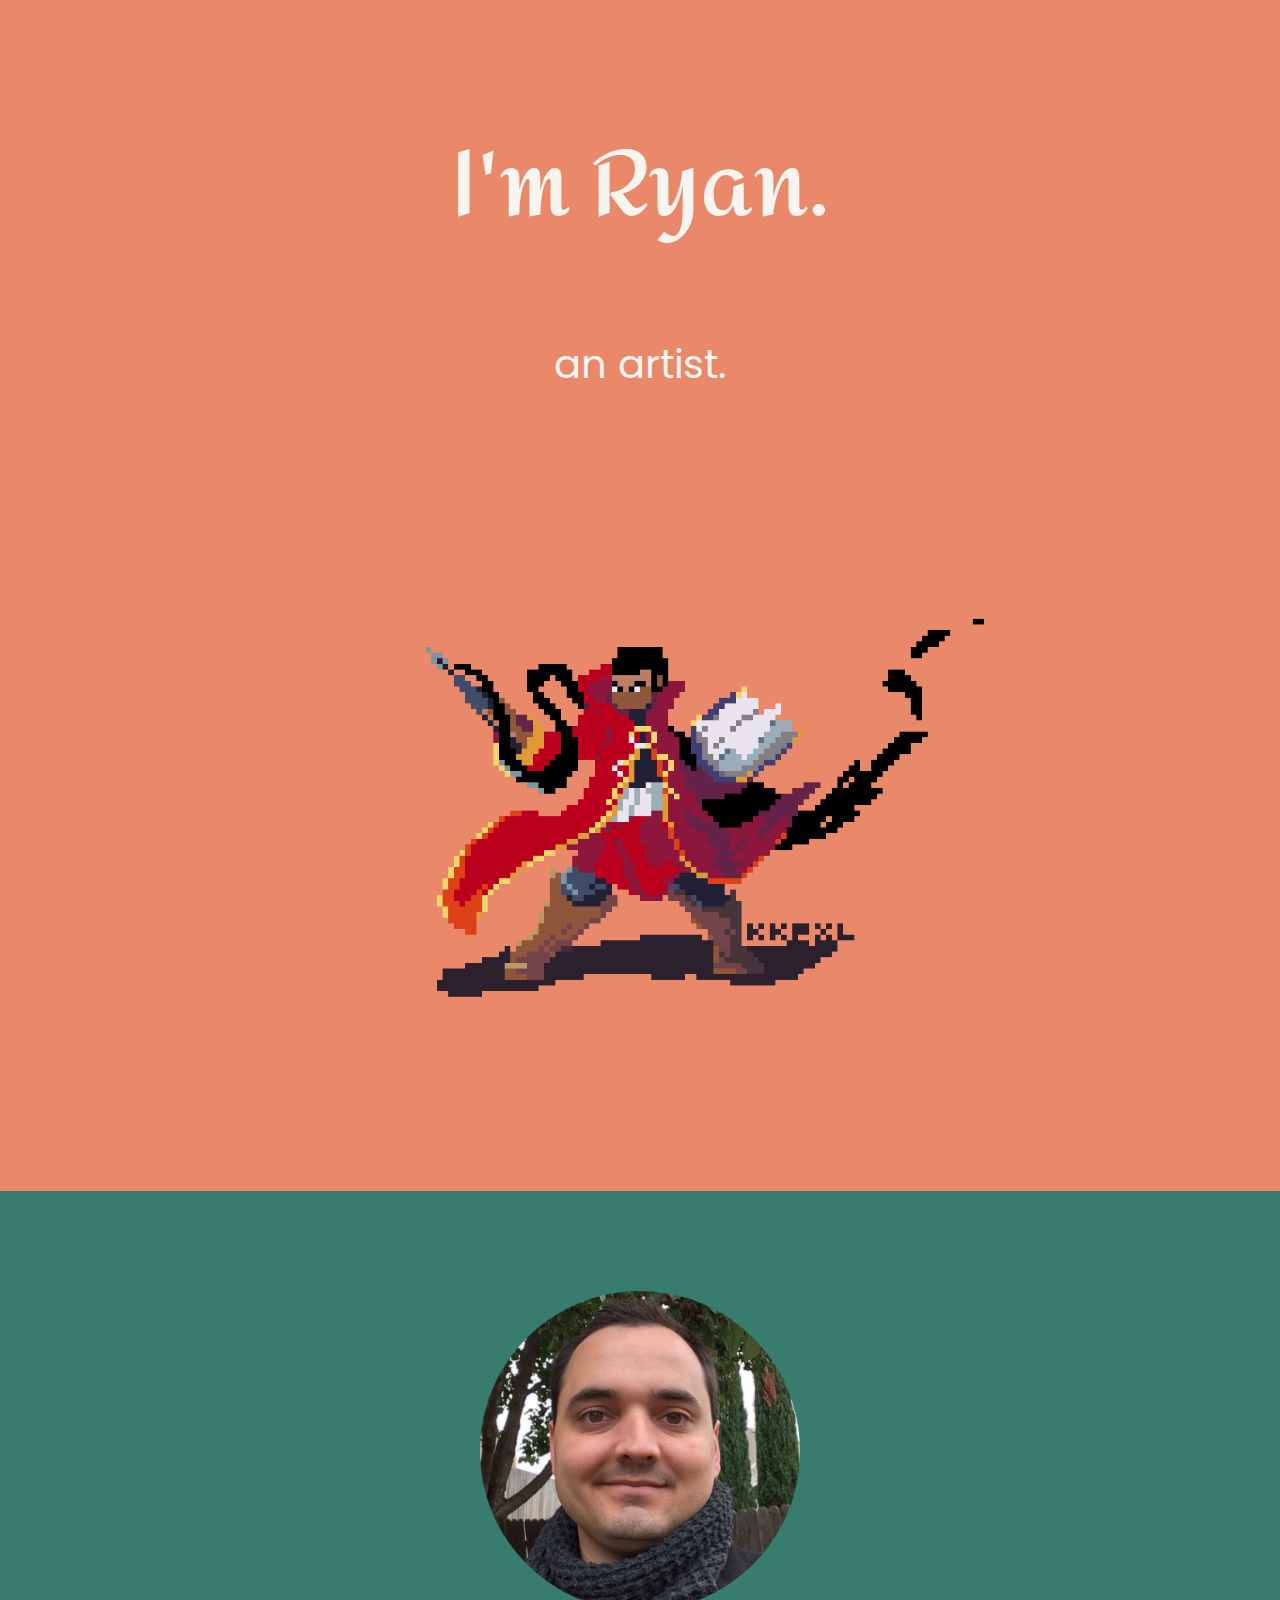
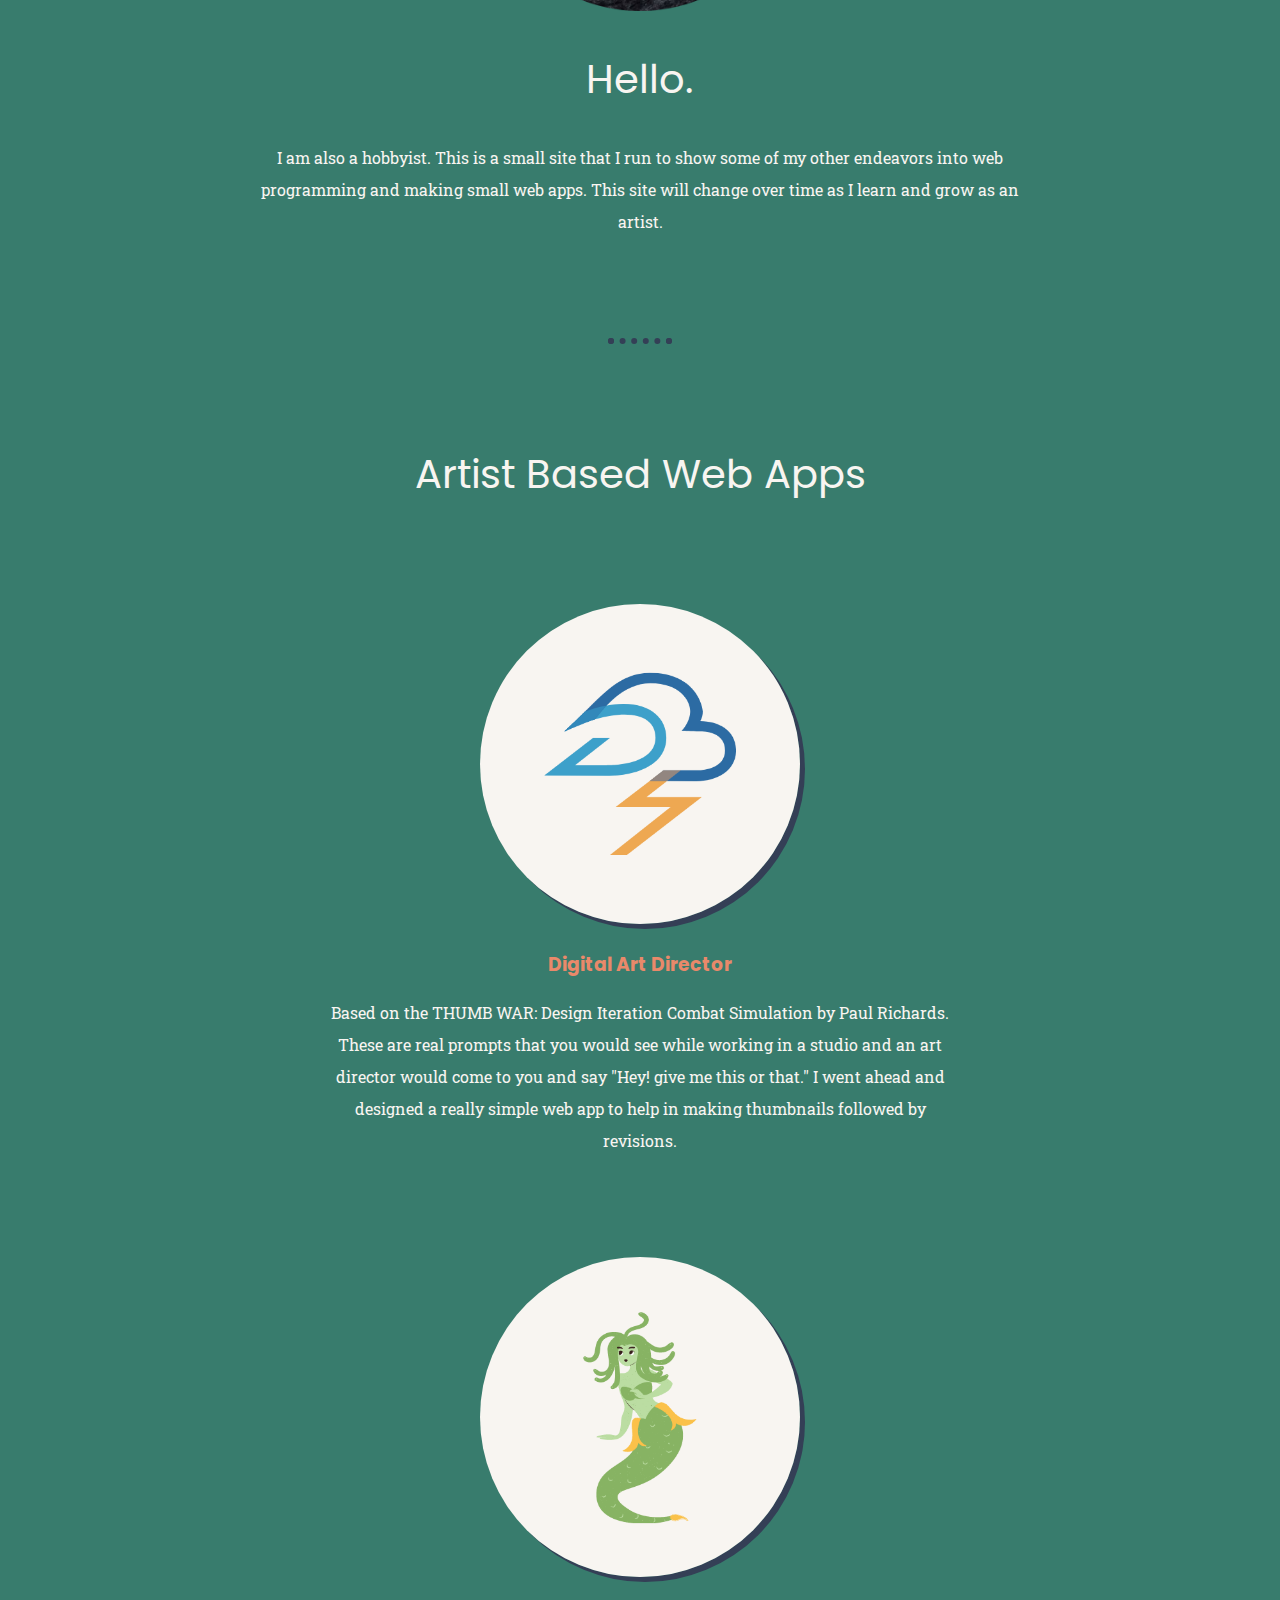
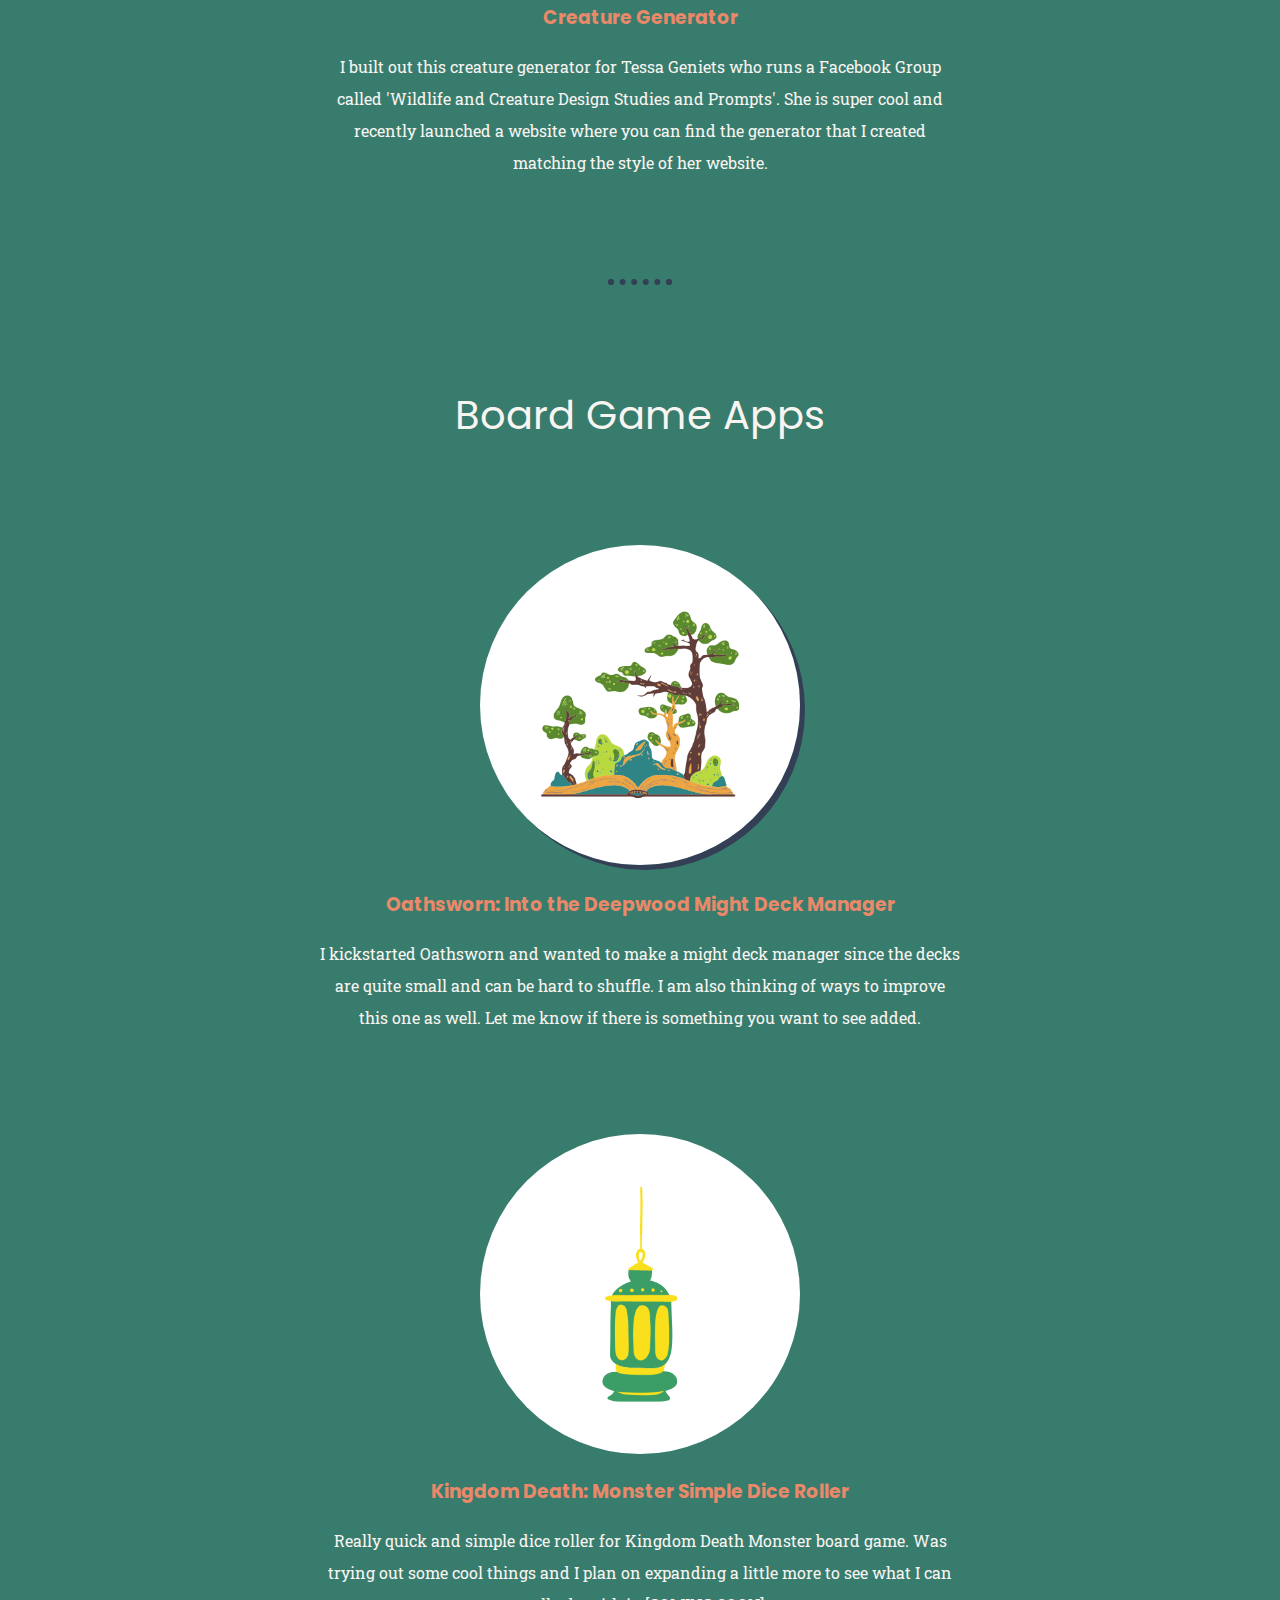
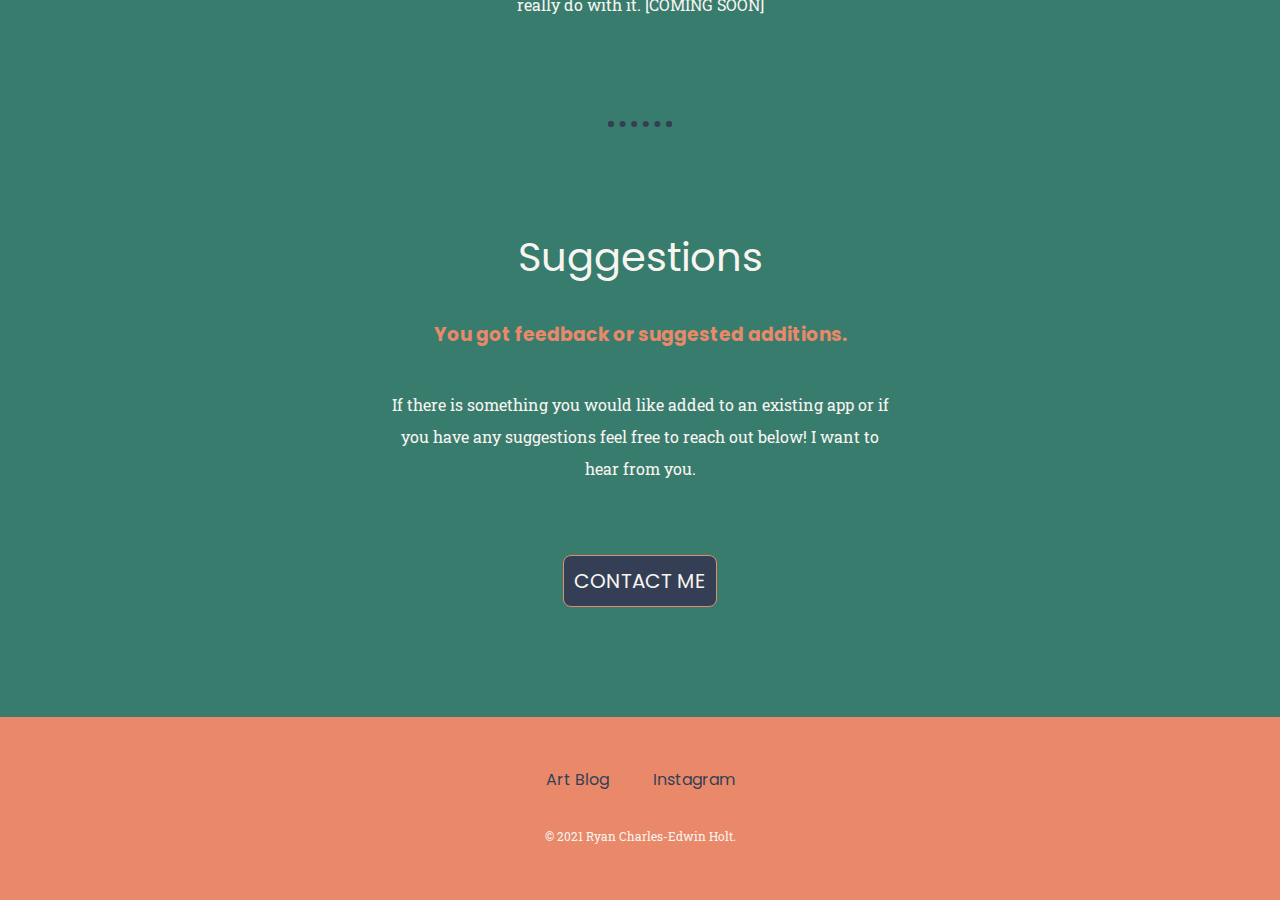
<file: index.html>
<!DOCTYPE html>
<html lang="en" dir="ltr">

<head>
  <meta charset="utf-8">
  <link rel="stylesheet" href="css/styles.css">
  <meta name="viewport" content="width=device-width">
  <link rel="icon" href="favicon.ico">
  <link rel="preconnect" href="https://fonts.gstatic.com"> 
  <link href="https://fonts.googleapis.com/css2?family=Amita&family=Poppins&family=Roboto+Slab&display=swap" rel="stylesheet">
  <title>Artist Portal</title>
</head>

<body>
  <div class="top-container">
    <h1>I'm Ryan.</h1>
    <h2>an artist.</h2>
    <img class="pixel" src="images/pixelryan.png" alt="pixel Ryan" width="400px" height="400px">
  </div>
  
  <div class="middle-container">
    <div class="profile">
      <img class="intro-picture" src="images/ryan.png" alt="picture of Ryan">
      <h2>Hello.</h2>
      <p class="intro">I am also a hobbyist. This is a small site that I run to show some of my other endeavors into web programming and making small web apps. This site will change over time as I learn and grow as an artist.</p>
    </div>
    <hr>
    
    <div class="artist-apps">
      <h2>Artist Based Web Apps</h2>
      <div class="skill-row">
        <a href="art_director.html">
        <img class="director-img" src="images/art_director.png" alt="image of the art director web app">
        </a>
        <h3>Digital Art Director</h3>
        <p>Based on the THUMB WAR: Design Iteration Combat Simulation by Paul Richards. These are real prompts that you would see while working in a studio and an art director would come to you and say "Hey! give me this or that." I went ahead and designed a really simple web app to help in making thumbnails followed by revisions.</p>
      </div>
      <div class="skill-row">
        <a href="https://www.lifetolegend.com/creature-prompt-generator/">
        <img class="creature-img" src="images/creature-design.png" alt="image of creature generator">
        </a>
        <h3>Creature Generator</h3>
        <p>I built out this creature generator for Tessa Geniets who runs a Facebook Group called 'Wildlife and Creature Design Studies and Prompts'. She is super cool and recently launched a website where you can find the generator that I created matching the style of her website.</p>
      </div>
    </div>
    <hr>
    
    <div class="board-games">
      <h2>Board Game Apps</h2>
      <div class="skill-row">
        <a href="oathsworn.html">
        <img class="oathsworn-img" src="images/oath-img.png" alt="image of the oathsworn might deck">
        </a>
        <h3>Oathsworn: Into the Deepwood Might Deck Manager</h3>
        <p>I kickstarted Oathsworn and wanted to make a might deck manager since the decks are quite small and can be hard to shuffle. I am also thinking of ways to improve this one as well. Let me know if there is something you want to see added.</p>
      </div>
      <div class="skill-row">
        <img class="lantern-img" src="images/lantern_img.png" alt="image of the kingdom death monster app">
        <h3>Kingdom Death: Monster Simple Dice Roller</h3>
        <p>Really quick and simple dice roller for Kingdom Death Monster board game. Was trying out some cool things and I plan on expanding a little more to see what I can really do with it. [COMING SOON]</p>
      </div>
    </div>
    <hr>
    
    <div class="Suggestions">
      <h2>Suggestions</h2>
      <h3>You got feedback or suggested additions.</h3>
        <p class="contact-message">If there is something you would like added to an existing app or if you have any suggestions feel free to reach out below! I want to hear from you.</p>
        <a class="btn" href="https://forms.gle/7JCUopHXbv35h4ZEA">CONTACT ME</a>
    </div>
  </div>
  
  
  <div class="bottom-container">
    
    <a class="footer-link" href="https://www.artstation.com/mileagematters/blog">Art Blog</a>
    <a class="footer-link" href="https://www.instagram.com/mileagematters/">Instagram</a>
    <p class="copyright">© 2021 Ryan Charles-Edwin Holt.</p>
  </div>

</body>

</html>
</file>
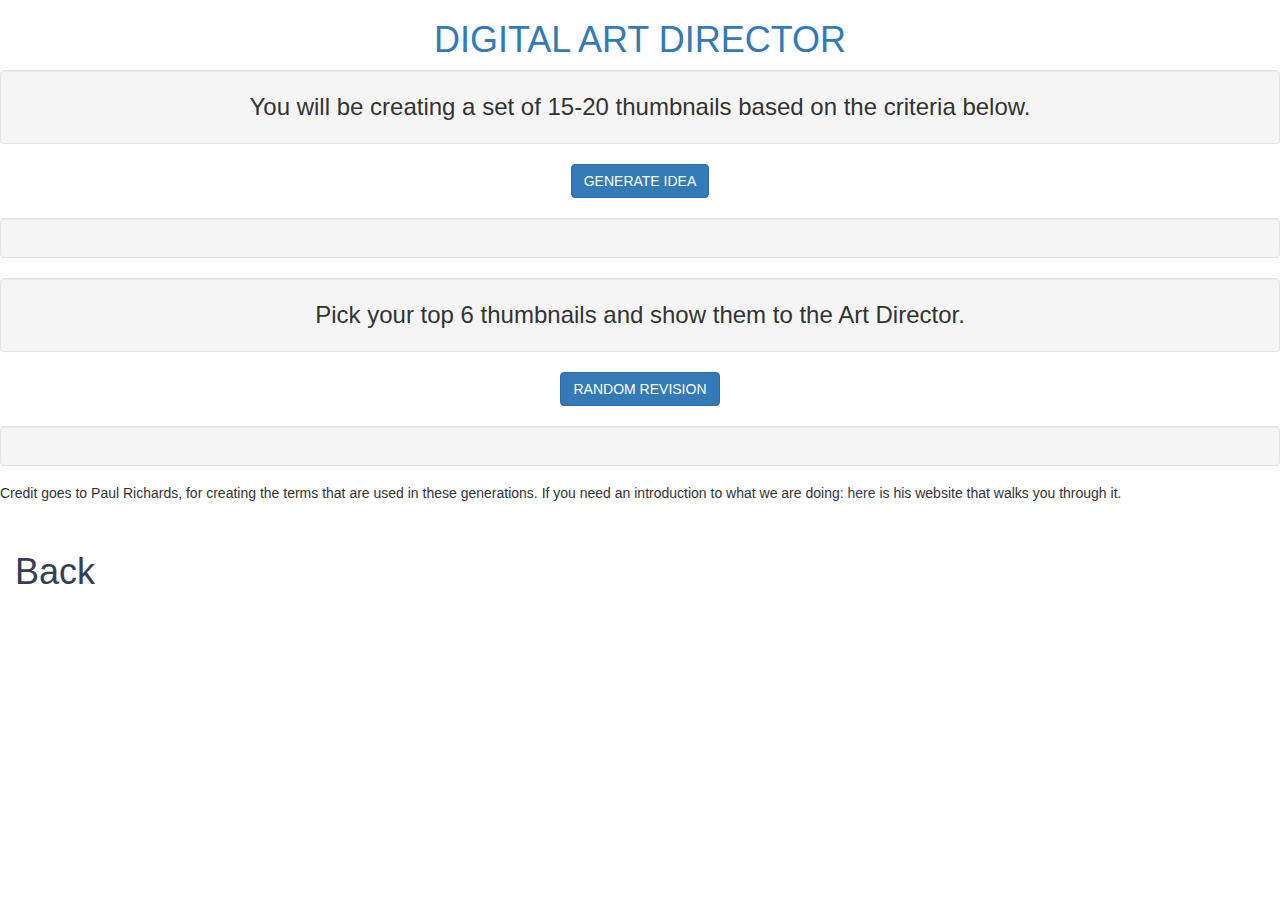
<file: art_director.html>
<!DOCTYPE html>
<html>
  <head>
    <meta charset="utf-8">
    <meta name="viewport" content="width=device-width">
    <title>Digital Art Director</title>
    <!-- Bootstrap imported -->
    <link rel="stylesheet" href="https://maxcdn.bootstrapcdn.com/bootstrap/3.3.7/css/bootstrap.min.css" integrity="sha384-BVYiiSIFeK1dGmJRAkycuHAHRg32OmUcww7on3RYdg4Va+PmSTsz/K68vbdEjh4u" crossorigin="anonymous"/>
    <link rel="stylesheet" href="css/director.css" media="screen" />
  </head>

<div class="container-fluid">
  <body>
    <script src="script.js"></script>
    <h1 class="text-primary text-center"> DIGITAL ART DIRECTOR </h1>
    <div class="row">
      <div class="well" id="well-one">
        <p class="text-center">You will be creating a set of 15-20 thumbnails based on the criteria below.</p>
      </div>

        <button class="btn btn-primary center-block" id="button-idea" onclick="idea()"> GENERATE IDEA </button>
        <br>

      <div class="well" id="well-three">
        <p class="text-center" id="idea"></p>
      </div>

      <div class="well" id="well-three">
        <p class="text-center"> Pick your top 6 thumbnails and show them to the Art Director. </p>
      </div>

      <button class="btn btn-primary center-block" id="button-revision" onclick="revision()"> RANDOM REVISION </button>
      </br>

      <div class="well" id="well-three">
        <p class="text-center" id="revision"></p>
      </div>

      <h5>Credit goes to Paul Richards, for creating the terms that are used in these generations. If you need an introduction to what we are doing: <a href="https://www.autodestruct.com/thumbwar.htm" target="_blank">here</a> is his website that walks you through it.</h5>
      </br>

    </div>
    
  <h1><a href="index.html">Back</a></h1>
  </body>

</div>
</html>
</file>
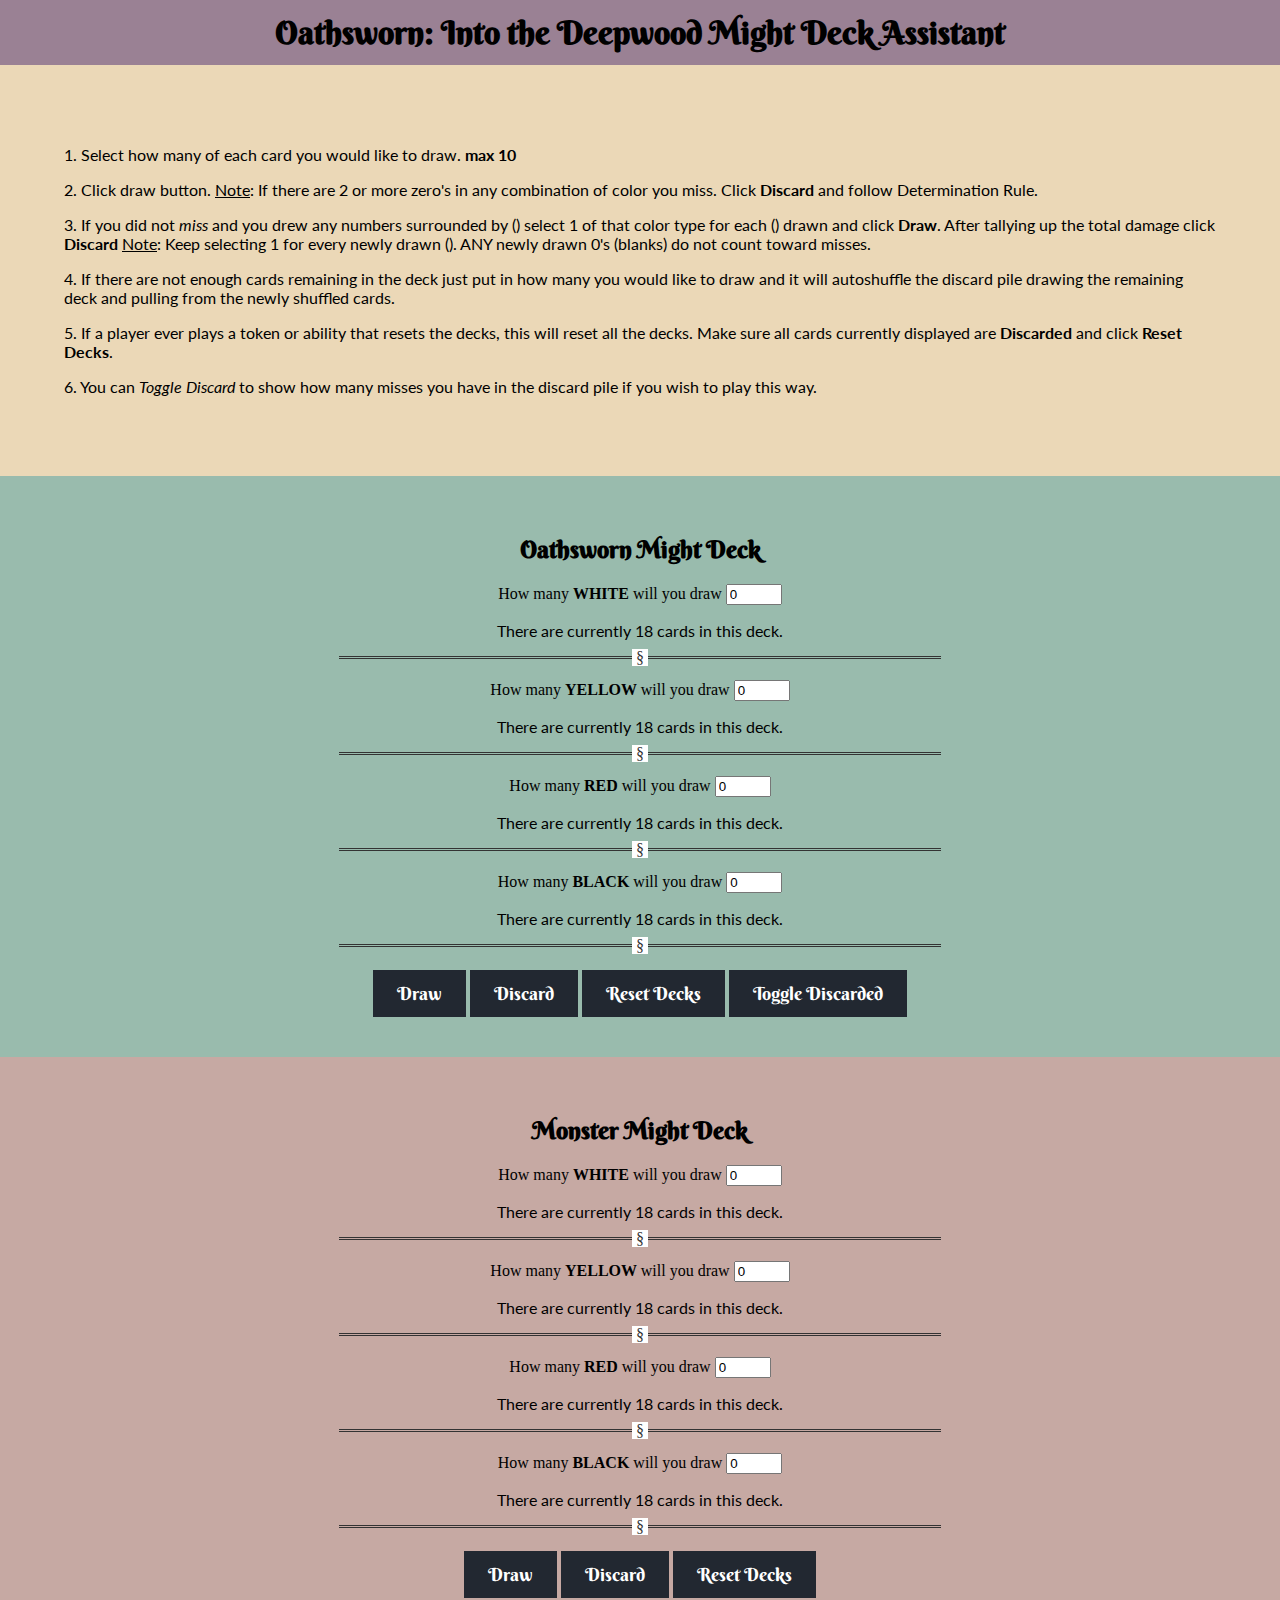
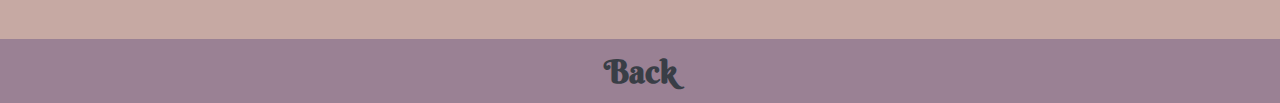
<file: oathsworn.html>
<!DOCTYPE html>
<html>
  <head>
    <meta charset="utf-8">
    <meta name="viewport" content="width=device-width">
    <title>Oathsworn Might Deck Assistant</title>
    <link rel="preconnect" href="https://fonts.gstatic.com">
    <link href="https://fonts.googleapis.com/css2?family=Berkshire+Swash&family=Lato&display=swap" rel="stylesheet">
    <style>
      footer {
        margin: 0;
      }

      body {
        margin: 0;
      }

      .button {
        background-color: #222831;
        border: none;
        color: white;
        padding: 12px 24px;
        text-align: center;
        font-size: 18px;
        cursor: pointer;
        font-family: 'Berkshire Swash', cursive;
        margin: 2px 0px;
      }

      .btn-group .button:not(:last-child) {
        border-right: none; /* Prevent double borders */
      }

      .btn-group .button:hover {
        background-color: #393e46;
      }

      hr {
        border: none;
        border-top: 3px double #333;
        color: #333;
        overflow: visible;
        text-align: center;
        height: 5px;
        width: 50%;
      }

      hr:after {
        background-color: white;
        content: '§';
        padding: 0 4px;
        position: relative;
        top: -10px;
      }

      .player {
        background-color: #99bbad;
        text-align: center;
        padding: 3%;
      }

      .intro {
        background-color: #ebd8b7;
        padding: 5%;
        font-family: 'Lato', sans-serif;
      }

      .monster {
        background-color: #c6a9a3;
        text-align: center;
        padding: 3%;
      }

      .print {
        font-weight: bold;
        background-color: #9a8194;
      }

      h1 {
        font-family: 'Berkshire Swash', cursive;
        background-color: #9a8194;
        padding: 1%;
        margin: 0;
        text-align: center;
      }

      h2 {
        font-family: 'Berkshire Swash', cursive;
      }

      p {
        font-family: 'Lato', sans-serif;
      }

      .discard {
        background-color: #c64756;
      }

      a {
        color: #393e46;
        font-family: 'Berkshire Swash', cursive;
        text-decoration: none;
      }

      a:hover {
        color:#f8f5f1;
      }

    </style>
  </head>


  <body>
    <script src="player.js"></script>
    <script src="monster.js"></script>
    <script> //Validation starts here to be called any time some value is placed in field.
    function createValidator(element) {
    return function() {
        var min = parseInt(element.getAttribute("min")) || 0;
        var max = parseInt(element.getAttribute("max")) || 0;

        var value = parseInt(element.value) || min;
        element.value = value; // make sure we got an int

        if (value < min) element.value = min;
        if (value > max) element.value = max;
        }
      }
    </script>


    <h1>Oathsworn: Into the Deepwood Might Deck Assistant</h1>
    <div class="intro">
      <p>1. Select how many of each card you would like to draw. <strong>max 10</strong></p>
      <p>2. Click draw button. <u>Note</u>: If there are 2 or more zero's in any combination of color you miss. Click <strong>Discard</strong> and follow Determination Rule.</p>
      <p>3. If you did not <em>miss</em> and you drew any numbers surrounded by () select 1 of that color type for each () drawn and click <strong>Draw</strong>. After tallying up the total damage click <strong>Discard</strong> <u>Note</u>: Keep selecting 1 for every newly drawn (). ANY newly drawn 0's (blanks) do not count toward misses.</p>
      <p>4. If there are not enough cards remaining in the deck just put in how many you would like to draw and it will autoshuffle the discard pile drawing the remaining deck and pulling from the newly shuffled cards.</p>
      <p>5. If a player ever plays a token or ability that resets the decks, this will reset all the decks. Make sure all cards currently displayed are <strong>Discarded</strong> and click <strong>Reset Decks</strong>.
      <p>6. You can <em>Toggle Discard</em> to show how many misses you have in the discard pile if you wish to play this way.</p>

    </div>

   <div class="player">
    <h2>Oathsworn Might Deck</h2>

    <label>How many <strong> WHITE </strong> will you draw</label>
    <input type="number" min="0" max="10" id="white" value="0" class="num">
    <p id="white-deck">There are currently 18 cards in this deck.</p>
    <hr>
    <p id="draw-white" class="print"></p>
    <p id="print-discard-white" class="discard"></p>
    <!--Checks deck Input field to make sure it is between 1 and 10-->
    <script>
      var elm = document.body.querySelector("input[id=white]");
      elm.onkeyup = createValidator(elm);
      document.getElementById("print-discard-white").style.display="none";
    </script>

    <label>How many <strong> YELLOW </strong> will you draw</label>
    <input type="number" min="0" max="10" id="yellow" value="0" class="num">
    <p id="yellow-deck">There are currently 18 cards in this deck.</p>
    <hr>
    <p id="draw-yellow" class="print"></p>
    <p id="print-discard-yellow" class="discard"></p>
    <!--Checks deck Input field to make sure it is between 1 and 10-->
    <script>
      var elm = document.body.querySelector("input[id=yellow]");
      elm.onkeyup = createValidator(elm);
      document.getElementById("print-discard-yellow").style.display="none";
    </script>

    <label>How many <strong> RED </strong> will you draw</label>
    <input type="number" min="0" max="10" id="red" value="0" class="num">
    <p id="red-deck">There are currently 18 cards in this deck.</p>
    <hr>
    <p id="draw-red" class="print"></p>
    <p id="print-discard-red" class="discard"></p>
    <!--Checks deck Input field to make sure it is between 1 and 10-->
    <script>
      var elm = document.body.querySelector("input[id=red]");
      elm.onkeyup = createValidator(elm);
      document.getElementById("print-discard-red").style.display="none";
    </script>

    <label>How many <strong> BLACK </strong> will you draw</label>
    <input type="number" min="0" max="10" id="black" value="0" class="num">
    <p id="black-deck">There are currently 18 cards in this deck.</p>
    <hr>
    <p id="draw-black" class="print"></p>
    <p id="print-discard-black" class="discard"></p>
    <!--Checks deck Input field to make sure it is between 1 and 10-->
    <script>
      var elm = document.body.querySelector("input[id=black]");
      elm.onkeyup = createValidator(elm);
      document.getElementById("print-discard-black").style.display="none";
    </script>

  <div class ="btn-group">
    <button class="button" onclick="draw()">Draw</button>
    <button class="button" onclick="discard()">Discard</button>
    <button class="button" onclick="reset()">Reset Decks</button>
    <button class="button" onclick="showDiscard()">Toggle Discarded</button>
  </div>
  </div>

  <div class="monster">
    <h2>Monster Might Deck</h2>

    <label>How many <strong> WHITE </strong> will you draw</label>
    <input type="number" min="0" max="10" id="md-white" value="0" class="num">
    <p id="md-white-deck">There are currently 18 cards in this deck.</p>
    <hr>
    <p id="md-draw-white" class="print"></p>
    <!--Checks deck Input field to make sure it is between 1 and 10-->
    <script>
      var elm = document.body.querySelector("input[id=md-white]");
      elm.onkeyup = createValidator(elm);
    </script>

    <label>How many <strong> YELLOW </strong> will you draw</label>
    <input type="number" min="0" max="10" id="md-yellow" value="0" class="num">
    <p id="md-yellow-deck">There are currently 18 cards in this deck.</p>
    <hr>
    <p id="md-draw-yellow" class="print"></p>
    <!--Checks deck Input field to make sure it is between 1 and 10-->
    <script>
      var elm = document.body.querySelector("input[id=md-yellow]");
      elm.onkeyup = createValidator(elm);
    </script>

    <label>How many <strong> RED </strong> will you draw</label>
    <input type="number" min="0" max="10" id="md-red" value="0" class="num">
    <p id="md-red-deck">There are currently 18 cards in this deck.</p>
    <hr>
    <p id="md-draw-red" class="print"></p>
    <!--Checks deck Input field to make sure it is between 1 and 10-->
    <script>
      var elm = document.body.querySelector("input[id=md-red]");
      elm.onkeyup = createValidator(elm);
    </script>

    <label>How many <strong> BLACK </strong> will you draw</label>
    <input type="number" min="0" max="10" id="md-black" value="0" class="num">
    <p id="md-black-deck">There are currently 18 cards in this deck.</p>
    <hr>
    <p id="md-draw-black" class="print"></p>
    <!--Checks deck Input field to make sure it is between 1 and 10-->
    <script>
      var elm = document.body.querySelector("input[id=md-black]");
      elm.onkeyup = createValidator(elm);
    </script>

  <div class ="btn-group">
    <button class="button" onclick="mdraw()">Draw</button>
    <button class="button" onclick="mdiscard()">Discard</button>
    <button class="button" onclick="mreset()">Reset Decks</button>
  </div>
  </div>

<h1><a href="index.html">Back</a></h1>
  </body>

</html>
</file>
<file: css/styles.css>
body {
  background-color: #387c6d;
  margin: 0;
  text-align: center;
  font-family: 'Roboto Slab', serif;
  color: #f8f5f1;
}

h1 {
  font-family: 'Amita', cursive;
  font-size: 5.625rem;
  color: #f8f5f1;
}

h2 {
  font-family: 'Poppins', sans-serif;
  font-size: 2.5em; 
  color: #f8f5f1;
  font-weight: normal;
}

h3 {
  font-family: 'Poppins', sans-serif;
  color: #e9896a;
}

p {
  line-height: 2;
}

hr {
  border: dotted #343f56 6px;
  border-bottom: none;
  width: 4%;
  margin: 100px auto;
}

.intro {
  width: 60%;
  margin: auto;
}

.pixel {
  width: 60%;
  height: 60%;
}

.contact-message {
  width: 40%;
  margin: 40px auto 60px;
}

.top-container {
  background-color: #e9896a;
  padding: 3%;
}

a {
  color: #343f56;
  font-family: 'Poppins', sans-serif;
  margin: 10px 20px;
  text-decoration: none;
}

a:hover {
  color:#f8f5f1;
}

.middle-container {
  margin: 100px 0;
}

.bottom-container {
  background-color: #e9896a;
  padding: 50px 0 20px;
}

.skill-row {
  width: 50%;
  margin: 100px auto;
  
}

.director-img {
  width:  50%;
  border-radius: 50%;
  box-shadow: #343f56 5px 5px;
}

.director-img:hover {
  opacity: 75%;
}

.creature-img {
  width: 50%;
  border-radius: 50%;
  box-shadow: #343f56 5px 5px;
}

.creature-img:hover {
  opacity: 75%;
}

.oathsworn-img {
  width:  50%;
  border-radius: 50%;
  box-shadow: #343f56 5px 5px;
}

.oathsworn-img:hover {
  opacity: 75%;
}

.lantern-img {
  width:  50%;
  border-radius: 50%;
}

.intro-picture {
  margin: auto;
  width: 25%;
}

.btn {
  -webkit-border-radius: 8px;
  -moz-border-radius: 8px;
  border-radius: 8px;
  color: #F8F5F1;
  font-family: 'Poppins', sans-serif;
  font-size: 20px;
  padding: 10px;
  background-color: #343F56;
  border: solid #E9896a 1px;
  text-decoration: none;
  display: inline-block;
  cursor: pointer;
  text-align: center;
}

.btn:hover {
  background: #E9896A;
  border: solid #343F56 1px;
  -webkit-border-radius: 8px;
  -moz-border-radius: 8px;
  border-radius: 8px;
  text-decoration: none;
}

.copyright {
  color:#f8f5f1;
  font-size: 0.75rem;
  padding: 20px 0;
}
</file>
<file: css/director.css>
#idea{
  margin: auto;
  width: 85%;
  box-sizing: border-box;
  background-color: #ff533f;
  color: white;
}

#revision{
  margin: auto;
  width: 85%;
  box-sizing: border-box;
  background-color: #ff533f;
  color: white;
}

sub{
  color: black;
}

p {
  margin: auto;
  width: 85%;
  font-size: 24px;
}

button {
  margin: auto;
  width: fit-content;
  padding: 10px;
}

a {
  color: #343f56;
  font-family: 'Poppins', sans-serif;
  margin: auto;
  text-decoration: none;
  
}

a:hover {
  color:#ff533f;
}
</file>
